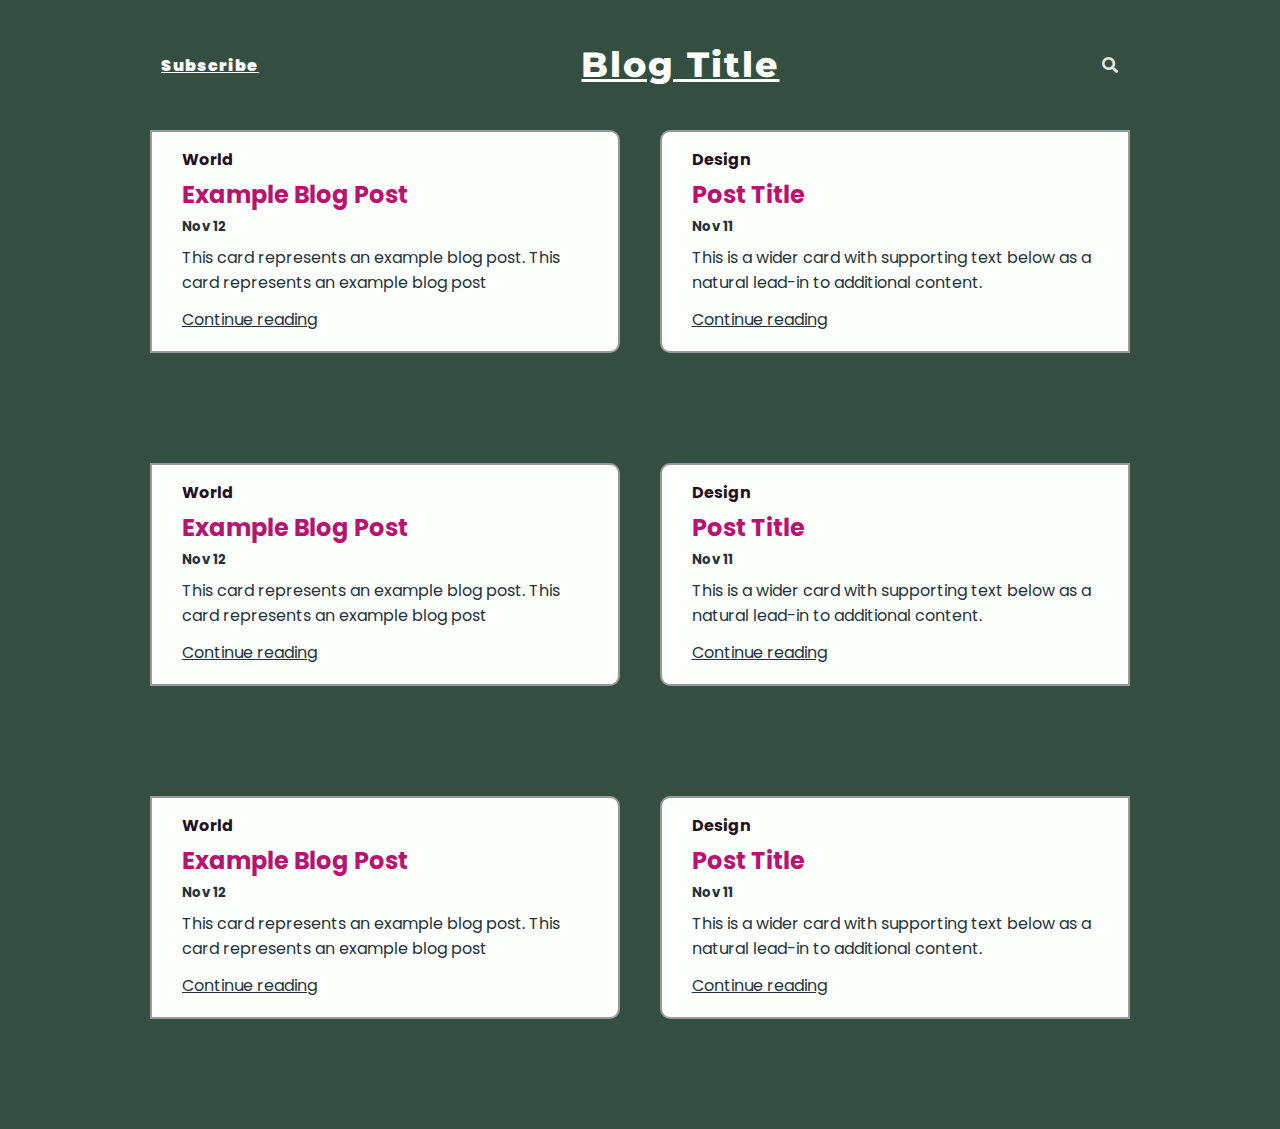
<file: index.html>
<!DOCTYPE html>
<html lang="en">
  <head>
    <meta charset="UTF-8" />
    <meta http-equiv="X-UA-Compatible" content="IE=edge" />
    <meta name="viewport" content="width=device-width, initial-scale=1.0" />
    <title>Blog Page</title>

        <!-- Link Stylesheet for CSS  -->
        <link rel="stylesheet" href="./styles.css" />
          
    <!-- Link Font Awesome  -->
    <link
      rel="stylesheet"
      href="https://pro.fontawesome.com/releases/v5.10.0/css/all.css"
    />
  </head>
  <body>
    <header>
      <p><a href="./blogPage.html">Subscribe</a></p>
      <h1>Blog Title</h1>
      <p class="search"><i class="fa fa-search" aria-hidden="true"></i></p>
    </header>
    
    <section class="container">
      <div class="row">
        <div class="blog left">
          <h4 class="category">World</h4>
          <h2 class="blogHeading">Example Blog Post</h2>
          <h5 class="date">Nov 12</h5> 

          <p>
            This card represents an example blog post. This card represents an
            example blog post
          </p>
          <a href="./blogPage.html">Continue reading</a>
        </div>

        <div class="blog right">
          <h4 class="category">Design</h4>
          <h2 class="blogHeading">Post Title</h2>
          <h5 class="date">Nov 11</h5>
          <p>
            This is a wider card with supporting text below as a natural lead-in
            to additional content.
          </p>

          <a href="./blogPage.html">Continue reading</a>
        </div>
      </div>

      <div class="row">
        <div class="blog left">
          <h4 class="category">World</h4>
          <h2 class="blogHeading">Example Blog Post</h2>
          <h5 class="date">Nov 12</h5>

          <p>
            This card represents an example blog post. This card represents an
            example blog post
          </p>
          <a href="./blogPage.html">Continue reading</a>
        </div>

        <div class="blog right">
          <h4 class="category">Design</h4>
          <h2 class="blogHeading">Post Title</h2>
          <h5 class="date">Nov 11</h5>
          <p>
            This is a wider card with supporting text below as a natural lead-in
            to additional content.
          </p>
          <a href="./blogPage.html">Continue reading</a>
        </div>
      </div>

      <div class="row">
        <div class="blog left">
          <h4 class="category">World</h4>
          <h2 class="blogHeading">Example Blog Post</h2>
          <h5 class="date">Nov 12</h5>
          <p>
            This card represents an example blog post. This card represents an
            example blog post
          </p>
          <a href="./blogPage.html">Continue reading</a>
        </div>


        <div class="blog right">
          <h4 class="category">Design</h4>
          <h2 class="blogHeading">Post Title</h2>
          <h5 class="date">Nov 11</h5>
          <p>
            This is a wider card with supporting text below as a natural lead-in
            to additional content.
          </p>
          <a href="./blogPage.html">Continue reading</a>
        </div>
      </div>
    </section>
  </body>
</html>
</file>
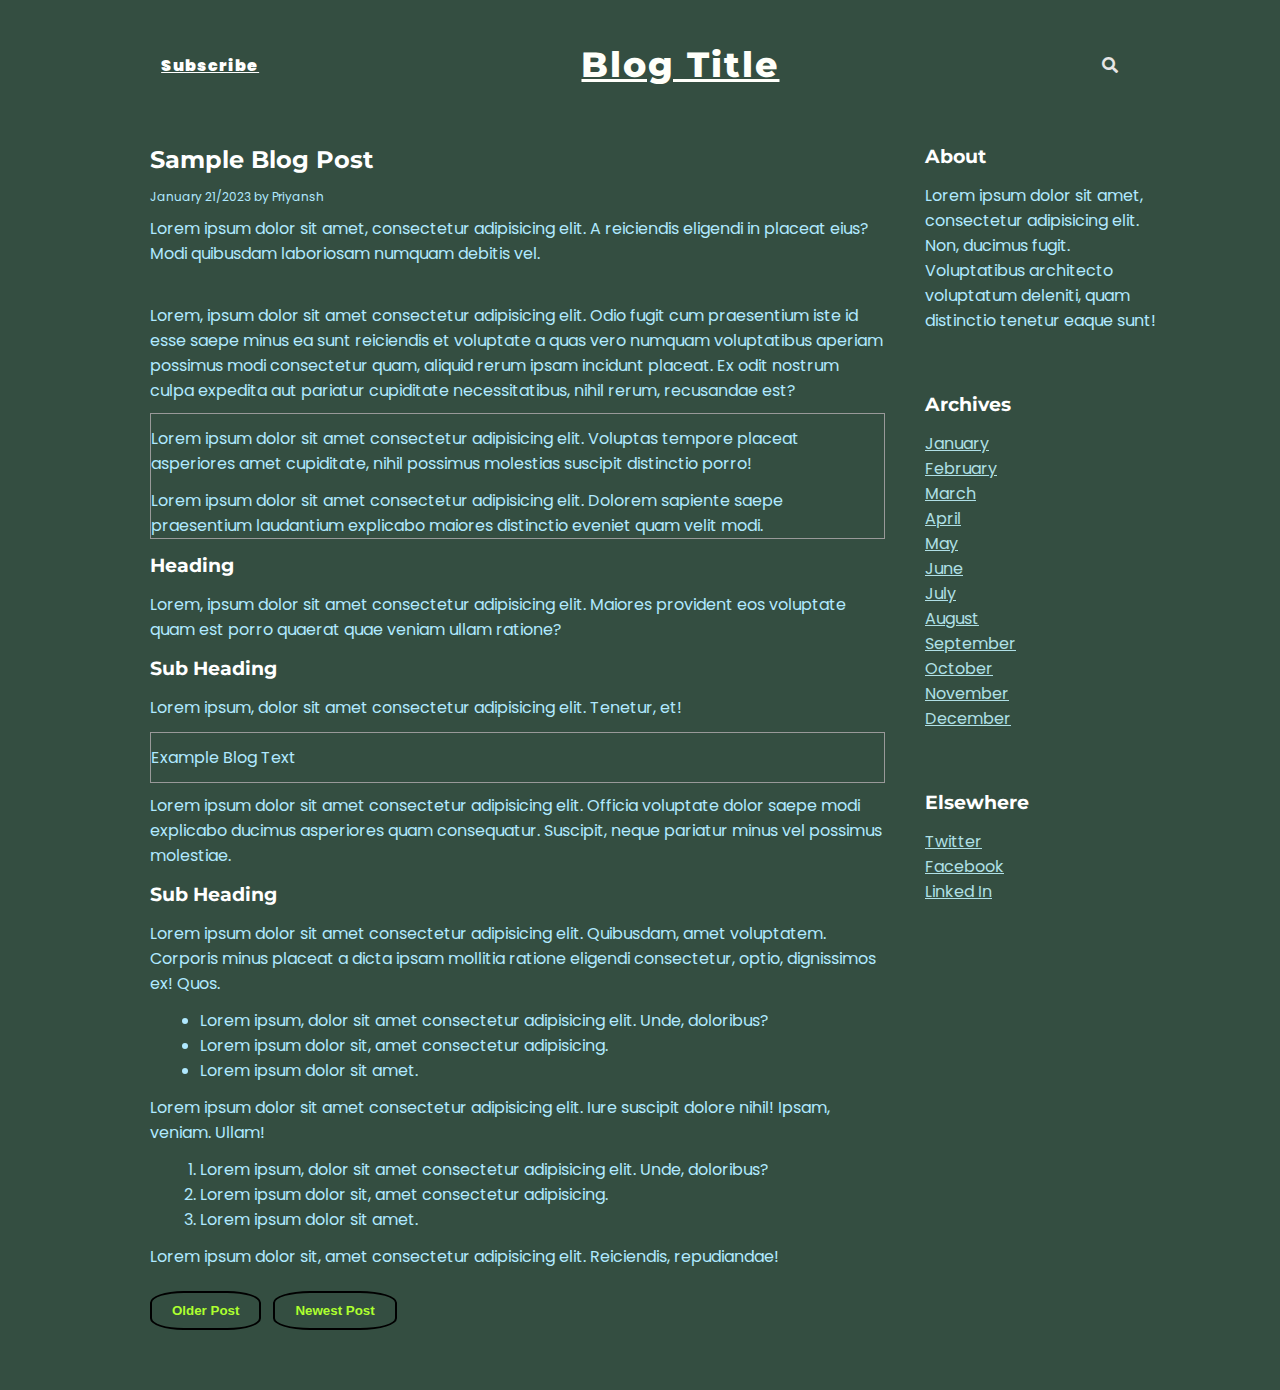
<file: blogPage.html>
<!DOCTYPE html>
<html lang="en">
  <head>
    <meta charset="UTF-8" />
    <meta http-equiv="X-UA-Compatible" content="IE=edge" />
    <meta name="viewport" content="width=device-width, initial-scale=1.0" />
    <title>Blog</title>

    <link rel="stylesheet" href="./styles.css" />
    <link rel="stylesheet" href="./blog.css" />
    <!-- Link Font Awesome  -->
    <link
      rel="stylesheet"
      href="https://pro.fontawesome.com/releases/v5.10.0/css/all.css"
    />
  </head>
<body>
    <header>
        <p><a href="./index.html">Subscribe</a></p>
        <h1>Blog Title</h1>
        <p class="search"><i class="fa fa-search" aria-hidden="true"></i></p>
      </header>

<section>
        <div class="content">
          <h2>Sample Blog Post</h2>
          <p class="date">January 21/2023 by Priyansh</p>
          <p class="text">
            Lorem ipsum dolor sit amet, consectetur adipisicing elit. A reiciendis
            eligendi in placeat eius? Modi quibusdam laboriosam numquam debitis
            vel. <br /><br />
          </p>
          Lorem, ipsum dolor sit amet consectetur adipisicing elit. Odio fugit cum
          praesentium iste id esse saepe minus ea sunt reiciendis et voluptate a
          quas vero numquam voluptatibus aperiam possimus modi consectetur quam,
          aliquid rerum ipsam incidunt placeat. Ex odit nostrum culpa expedita aut
          pariatur cupiditate necessitatibus, nihil rerum, recusandae est?
          <div class="borderText">
            <p class="text">
                Lorem ipsum dolor sit amet consectetur adipisicing elit. Voluptas
                tempore placeat asperiores amet cupiditate, nihil possimus molestias
                suscipit distinctio porro!
              </p>
              Lorem ipsum dolor sit amet consectetur adipisicing elit. Dolorem
              sapiente saepe praesentium laudantium explicabo maiores distinctio
              eveniet quam velit modi.
          </div>
          <h3>Heading</h3>
          <p class="text">
            Lorem, ipsum dolor sit amet consectetur adipisicing elit. Maiores
            provident eos voluptate quam est porro quaerat quae veniam ullam
            ratione?
          </p>
          <h3>Sub Heading</h3>
          <p class="text">
            Lorem ipsum, dolor sit amet consectetur adipisicing elit. Tenetur, et!
          </p>
          <div class="borderText">
            <p class="text">Example Blog Text</p>
          </div>
          <p>
            Lorem ipsum dolor sit amet consectetur adipisicing elit. Officia
            voluptate dolor saepe modi explicabo ducimus asperiores quam
            consequatur. Suscipit, neque pariatur minus vel possimus molestiae.
          </p>
          <h3>Sub Heading</h3>
          <p class="text">
            Lorem ipsum dolor sit amet consectetur adipisicing elit. Quibusdam,
            amet voluptatem. Corporis minus placeat a dicta ipsam mollitia ratione
            eligendi consectetur, optio, dignissimos ex! Quos.
          </p>
          <ul>
            <li>
              Lorem ipsum, dolor sit amet consectetur adipisicing elit. Unde,
              doloribus?
            </li>
            <li>Lorem ipsum dolor sit, amet consectetur adipisicing.</li>
            <li>Lorem ipsum dolor sit amet.</li>
          </ul>

          <p class="text">
            Lorem ipsum dolor sit amet consectetur adipisicing elit. Iure suscipit
            dolore nihil! Ipsam, veniam. Ullam!
          </p>
          <ol>
            <li>
              Lorem ipsum, dolor sit amet consectetur adipisicing elit. Unde,
              doloribus?
            </li>
            <li>Lorem ipsum dolor sit, amet consectetur adipisicing.</li>
            <li>Lorem ipsum dolor sit amet.</li>
          </ol>
      
          <p class="text">
            Lorem ipsum dolor sit, amet consectetur adipisicing elit. Reiciendis,
            repudiandae!
          </p>

          <div class="buttons">
            <button>Older Post</button>
            <button>Newest Post</button>
          </div>
        </div>
 <aside>
          <div class="about">
            <h3>About</h3>
            <p>
              Lorem ipsum dolor sit amet, consectetur adipisicing elit. Non,
              ducimus fugit. Voluptatibus architecto voluptatum deleniti, quam
              distinctio tenetur eaque sunt!
            </p>
        
</div>

          <div class="archives">
            <h3>Archives</h3>
            <a href="#">January</a>
            <a href="#">February</a>
            <a href="#">March</a>
            <a href="#">April</a>
            <a href="#">May</a>
            <a href="#">June</a>
            <a href="#">July</a>
            <a href="#">August</a>
            <a href="#">September</a>
            <a href="#">October</a>
            <a href="#">November</a>
            <a href="#">December</a>
          </div>
          <div class="socials">
            <h3>Elsewhere</h3>
            <a href="#">Twitter</a>
            <a href="#">Facebook</a>
            <a href="#">Linked In</a>
          </div>
        </aside>
   
</section>
    
</body>
</html>
</file>
<file: styles.css>
@import url("https://fonts.googleapis.com/css2?family=Manrope&family=Montserrat&family=Poppins&family=Raleway&family=Roboto&display=swap");

* {
    padding: 0;
    margin: 0;
    box-sizing: border-box;
  }

  body {
    font-family: "Poppins", sans-serif;
    background: #344E41;
  }

  header {
    margin-top: 50px;
    display: flex;
    justify-content: space-around;
    align-items: center;
  }

  header h1 {
    font-family: "Montserrat", sans-serif;
    text-decoration: underline;
    font-size: 35px;
    line-height: 30px;
    font-weight: 800;
    letter-spacing: 2px;
    color: #FFFFFA;
  }

  header p {
    color: #e6e5e5;
    font-size: 16px;
    letter-spacing: 1px;
    line-height: 15px;
    font-weight: 900;
    cursor: pointer;
  }
  header p a {
    cursor: pointer;
    color: white;
  }

  .container {

    /* border: 1px solid #999; */
    margin: 50px 150px;
    gap: 50px;
    display: flex;
    flex-direction: column;
  }

  .row {
    display: flex;
    justify-content: space-between;
    margin-bottom: 60px;
  }

  .left, .right {
    width: 48%;
  }

  .blog {
    border: 2px solid #999;
    padding: 15px 30px;
    background: #FDFFFC;
    color: #22333B;
  }

.blog a,
.blog p {
  color: #22333B;
  margin: 8px 0;
}

.blog a {
  transition: transform 0.5s ease;
  margin: 4px 0;
  display: inline-block;
}

.blog h2 {
  margin: 5px 0;
  color: #b91372;
}

.blog h4 {
  color: #231123;
}

.left {
  border-radius: 0 10px 10px 0;
}

.right {
  border-radius: 10px 0 0 10px;
}

.blog a:hover {
  transform: scale(1.1);
  border: 2px solid #0F084B ;
  
}
</file>
<file: blog.css>
section {
    display: grid;
    margin-top: 50px;
    grid-template-columns: 75% 25%;
    grid-auto-rows: auto;
    margin: 50px 150px;
    color: #b0e9ff;
    gap: 40px;
  }

  
section h2,
h3 {
  color: #fff;
  margin: 15px 0;
  font-family: "Montserrat", sans-serif;
}

section .date {
    font-size: 12px;
    line-height: 15px;
    margin: 0 0 4px 0;
  }


  .text {
    margin: 12px 0;
  }
 
  .borderText {
    border: 1px solid #999;
    margin: 10px 0;
  }

  section ul,
  section ol {
    margin-left: 50px;
  }

  section .buttons button {
    border-radius: 30%;
    padding: 10px 20px;
    color: greenyellow;
    font-weight: 700;
    cursor:progress;
    background: transparent;
    border: 2px solid black;
    margin: 10px 8px 10px 0;
    transition: background-color 0.5s ease;
  }

  section .buttons button:hover {
    background-color: #fff;
    color: red;
  }

  section aside .archives {
    margin: 60px 0;
  }


  section aside a {
    display: block;
    color: powderblue;
  }
</file>
